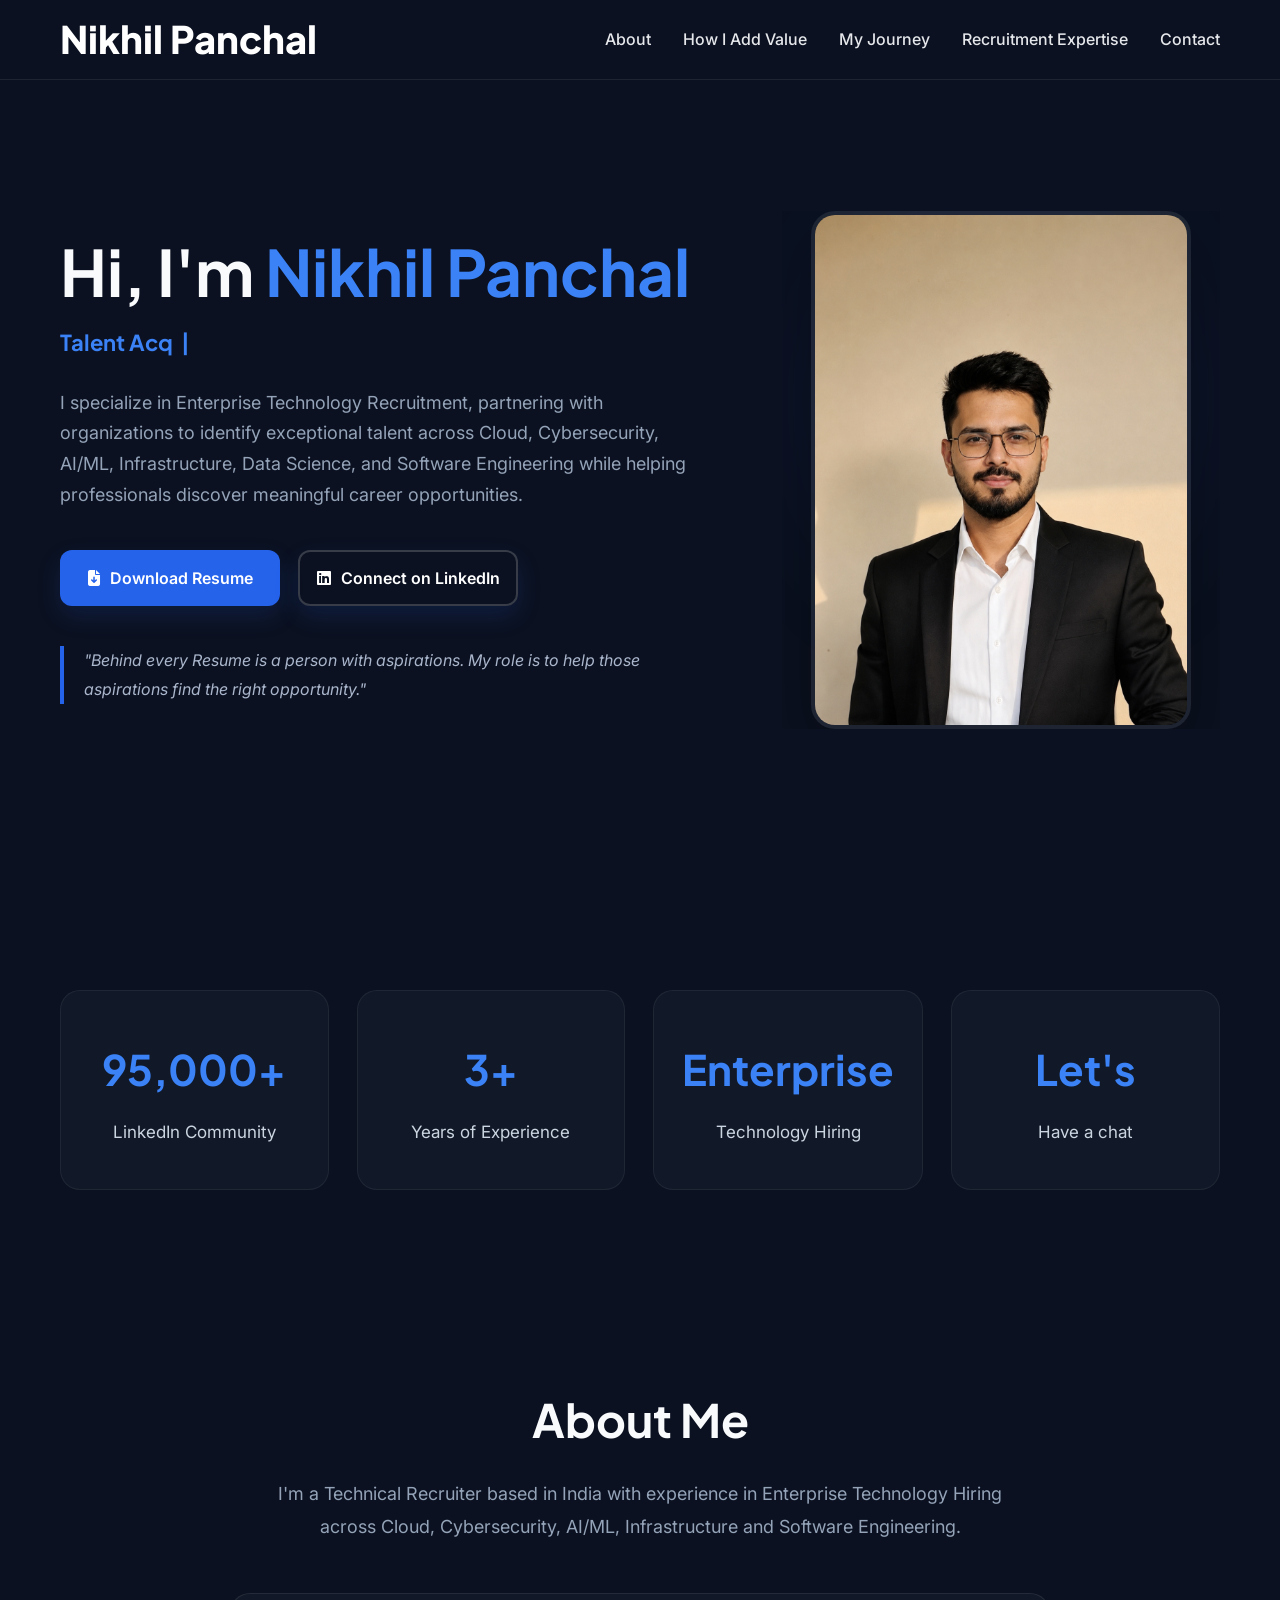
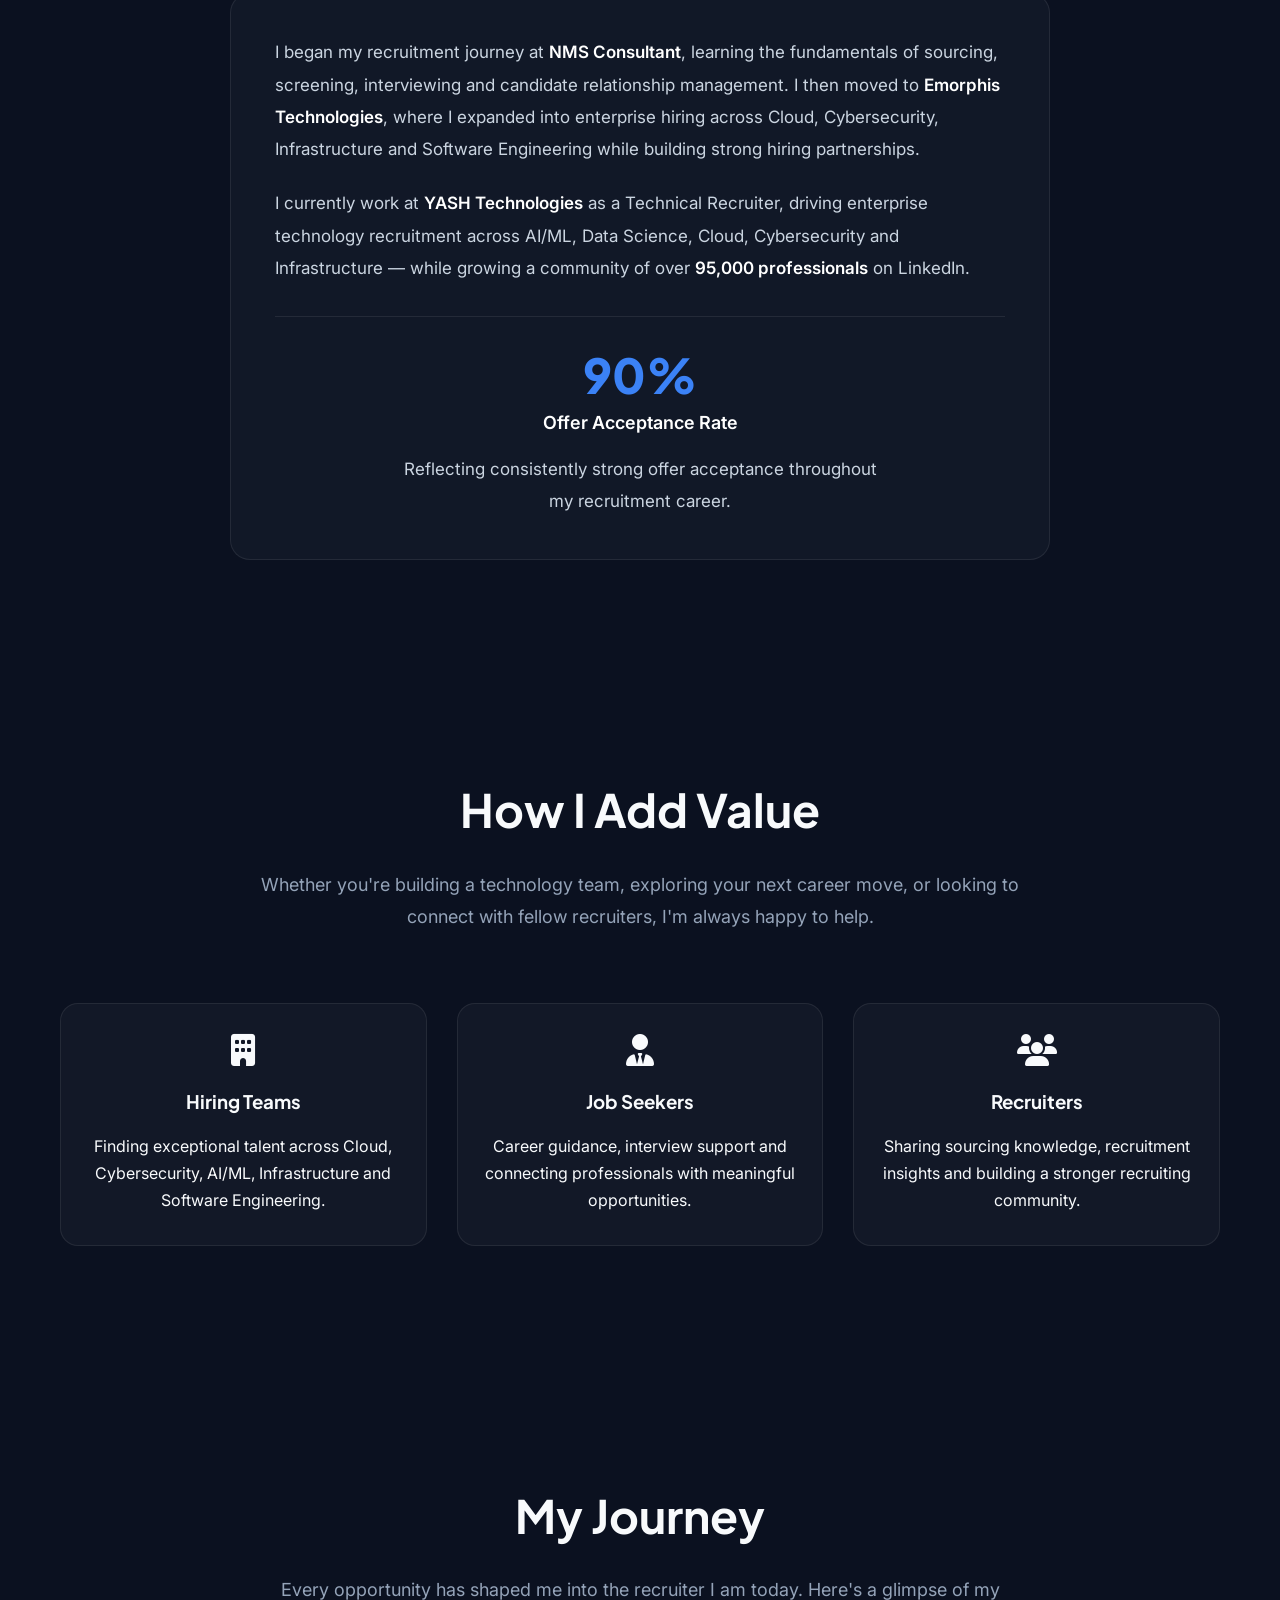
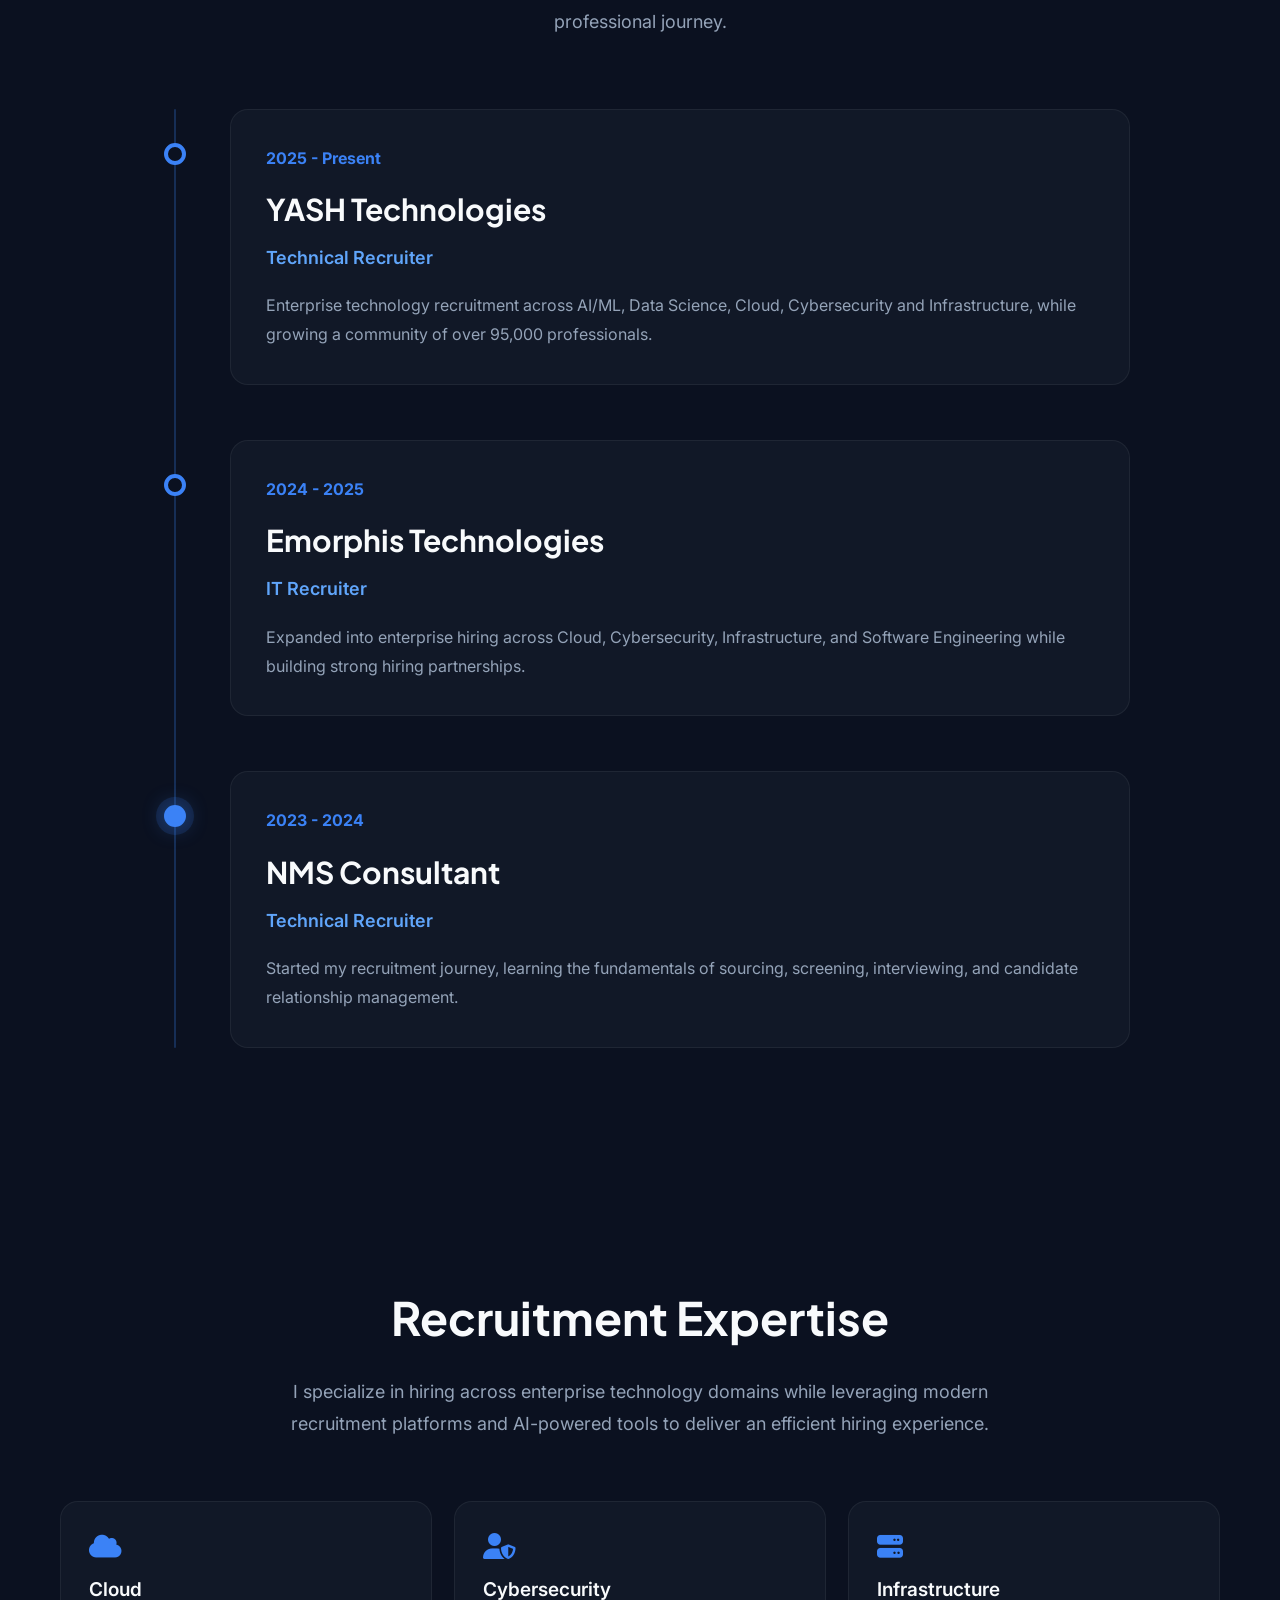
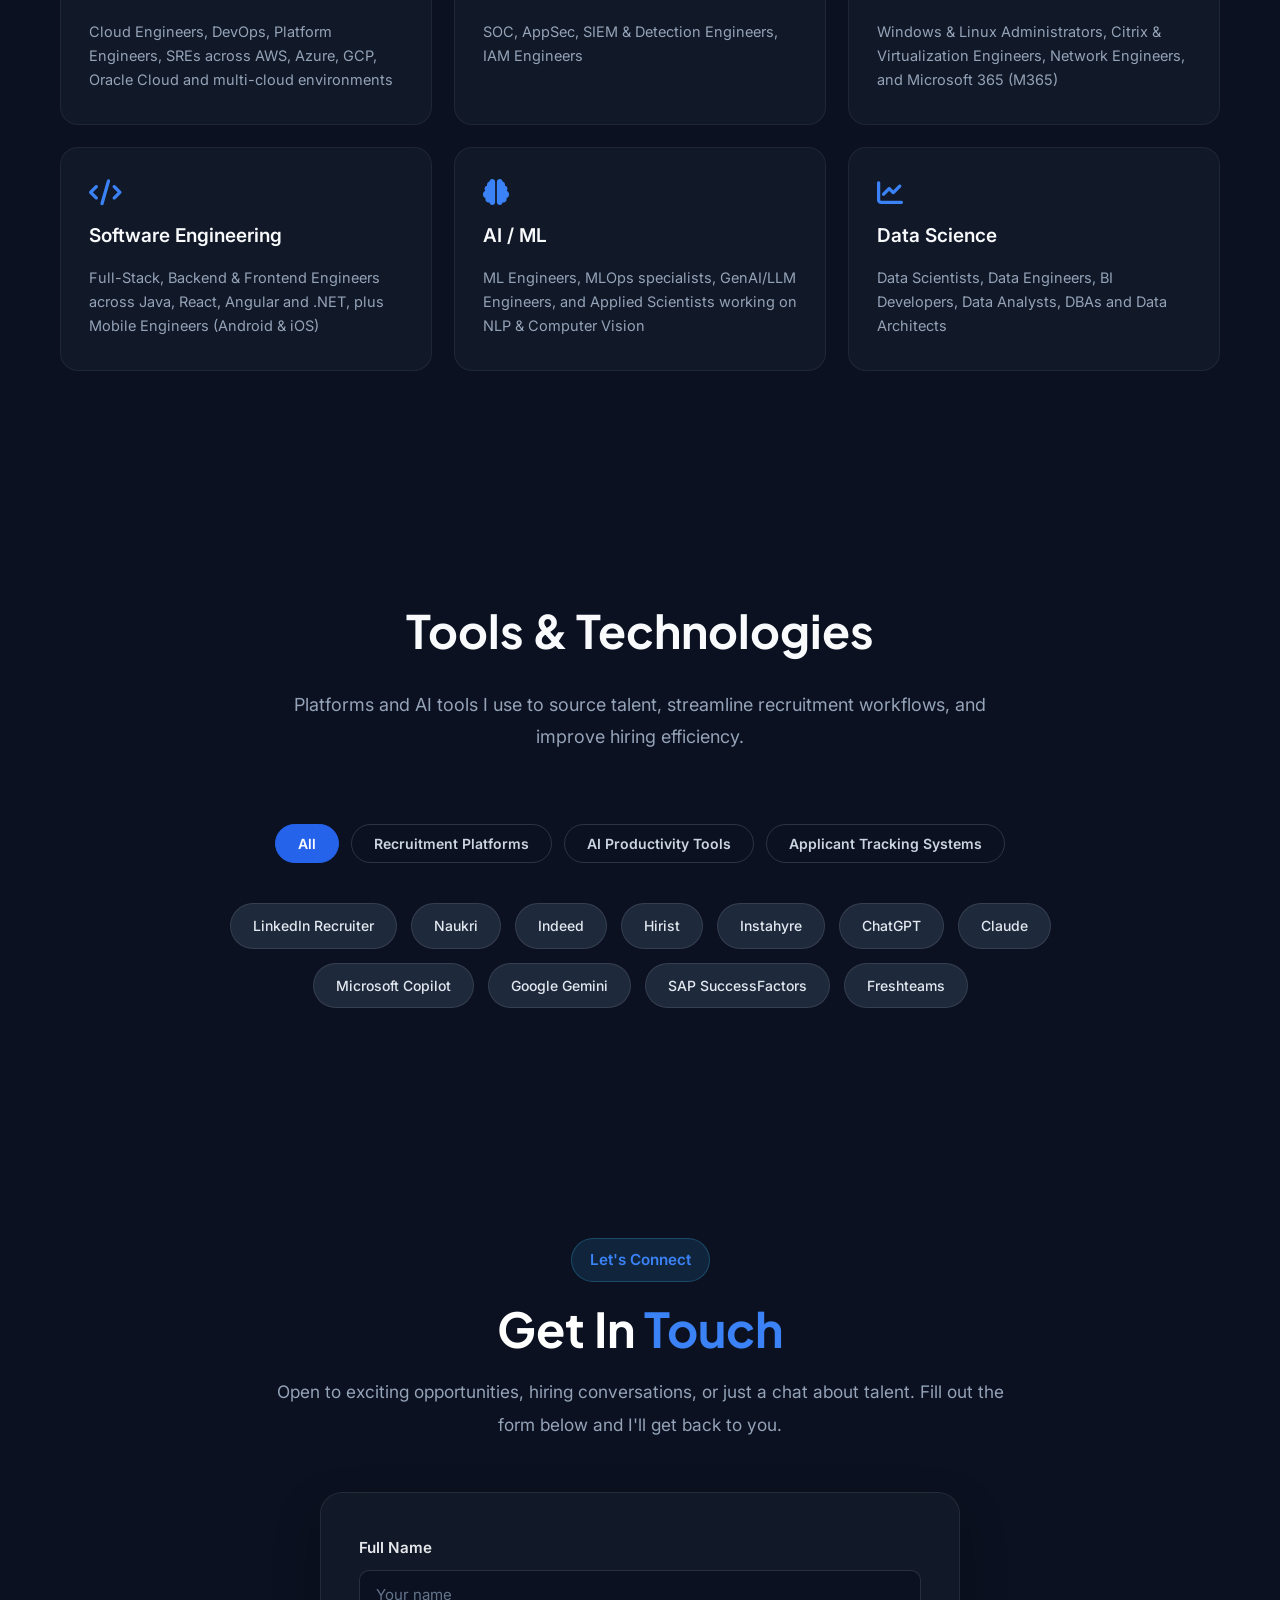
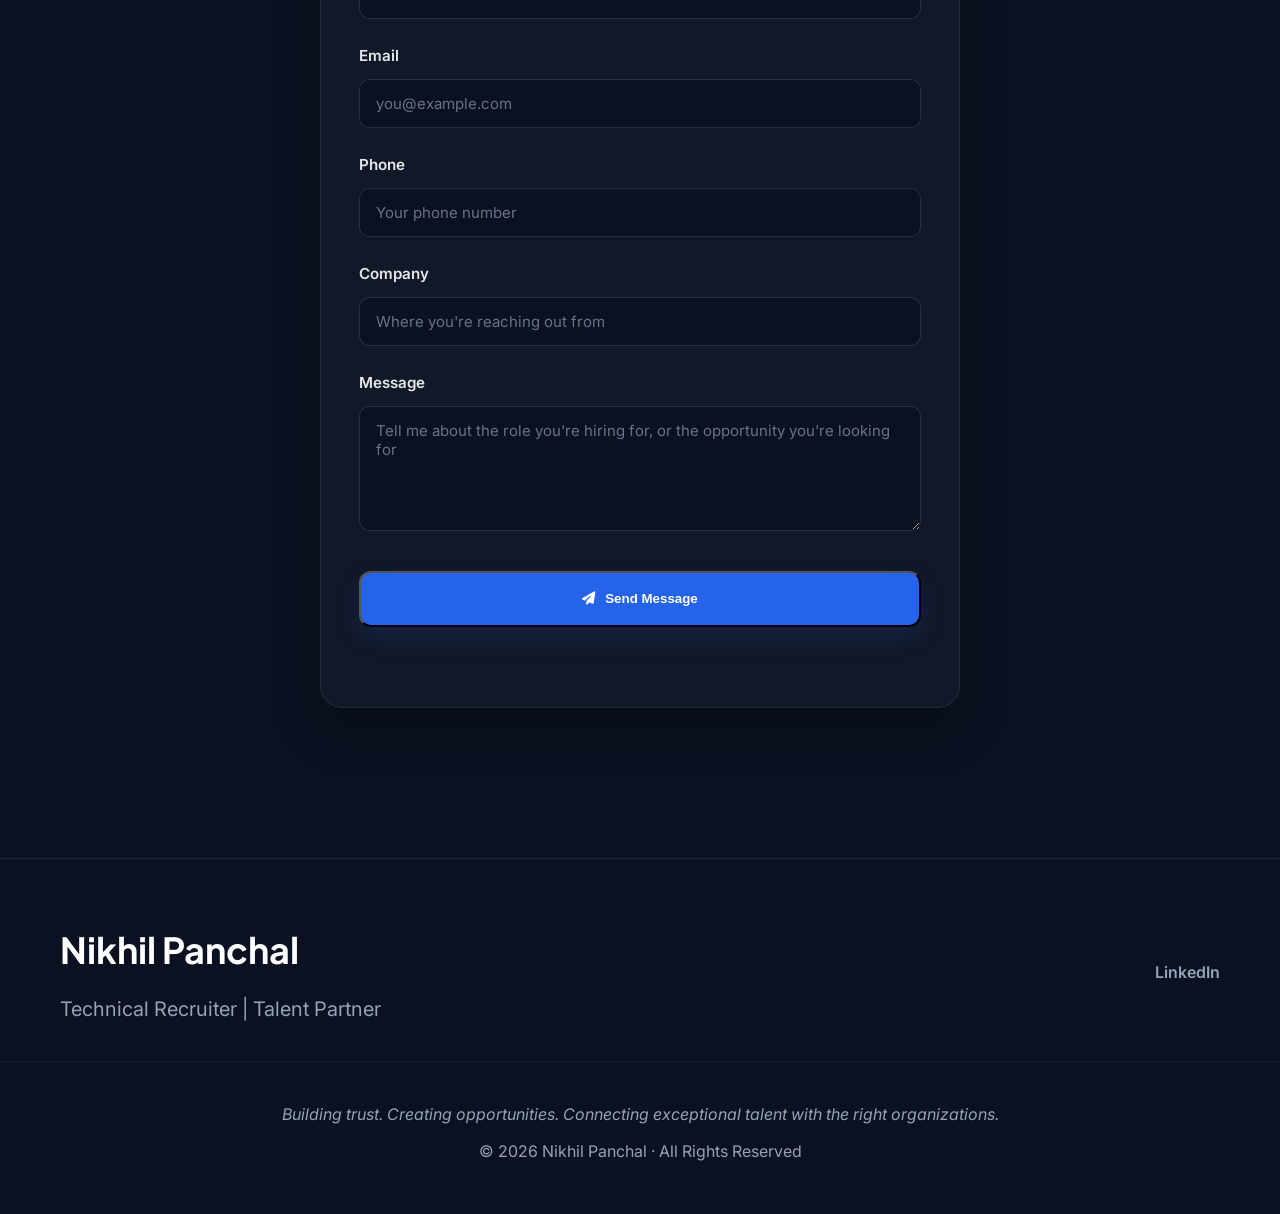
<file: index.html>
<!DOCTYPE html>
<html lang="en">

<head>

    <!-- ==========================================
         BASIC META
    =========================================== -->

    <meta charset="UTF-8">

    <meta name="viewport" content="width=device-width, initial-scale=1.0">

    <title>Nikhil Panchal | Technical Recruiter | Talent Partner</title>

    <meta name="description"
        content="Technical Recruiter with experience in Enterprise Technology Hiring across Cloud, Cybersecurity, AI/ML, Data Science, Infrastructure and Software Engineering. Explore my experience, skills and recruitment expertise.">

    <meta name="keywords"
        content="Technical Recruiter, Talent Acquisition, IT Recruiter, Enterprise Hiring, Cloud Recruitment, Cybersecurity Recruitment, AI Recruitment, Data Science Recruitment, Recruitment Portfolio, Nikhil Panchal">

    <meta name="author"
        content="Nikhil Panchal">

    <meta name="robots"
        content="index, follow">

    <meta name="theme-color"
        content="#0F172A">

    <!-- ==========================================
         GOOGLE ANALYTICS (GA4)
    =========================================== -->

    <script async src="https://www.googletagmanager.com/gtag/js?id=G-0SMXCDFG9R"></script>
    <script>
        window.dataLayer = window.dataLayer || [];
        function gtag(){dataLayer.push(arguments);}
        gtag('js', new Date());
        gtag('config', 'G-0SMXCDFG9R');
    </script>

    <!-- ==========================================
         CANONICAL
    =========================================== -->

    <link rel="canonical" href="https://nikhillpanchal.github.io/Nikhil-Panchal---Portfolio/">

    <!-- ==========================================
         FAVICON
    =========================================== -->

    <link rel="icon"
        type="image/png"
        href="assets/icons/favicon.ico">

    <link rel="apple-touch-icon"
        href="assets/icons/favicon.ico">

    <!-- ==========================================
         OPEN GRAPH (LinkedIn / Facebook / WhatsApp)
    =========================================== -->

    <meta property="og:title"
        content="Nikhil Panchal | Technical Recruiter">

    <meta property="og:description"
        content="Technical Recruiter specializing in Enterprise Technology Hiring, Cloud, Cybersecurity, AI/ML, Infrastructure and Software Engineering.">

    <meta property="og:type"
        content="website">

    <meta property="og:url"
      content="https://nikhillpanchal.github.io/Nikhil-Panchal---Portfolio/">

    <meta property="og:image"
      content="https://nikhillpanchal.github.io/Nikhil-Panchal---Portfolio/assets/images/og-image.jpg">

    <meta property="og:site_name"
        content="Nikhil Panchal Portfolio">

    <meta property="og:locale"
        content="en_IN">


    <!-- ==========================================
         MICROSOFT
    =========================================== -->

    <meta name="msapplication-TileColor"
        content="#0F172A">

    <!-- ==========================================
         GOOGLE FONTS
    =========================================== -->

    <link rel="preconnect"
        href="https://fonts.googleapis.com">

    <link rel="preconnect"
        href="https://fonts.gstatic.com"
        crossorigin>

    <link
        href="https://fonts.googleapis.com/css2?family=Inter:wght@300;400;500;600;700&family=Plus+Jakarta+Sans:wght@600;700;800&display=swap"
        rel="stylesheet">

    <!-- ==========================================
         FONT AWESOME
    =========================================== -->

    <link rel="stylesheet"
        href="https://cdnjs.cloudflare.com/ajax/libs/font-awesome/6.7.2/css/all.min.css">

    <!-- ==========================================
         MAIN CSS
    =========================================== -->

    <link rel="stylesheet"
        href="style.css">

    <!-- ==========================================
         STRUCTURED DATA (SEO)
    =========================================== -->

    <script type="application/ld+json">
{
  "@context": "https://schema.org",
  "@type": "Person",
  "name": "Nikhil Panchal",
  "jobTitle": "Technical Recruiter",
  "url": "https://nikhillpanchal.github.io/Nikhil-Panchal---Portfolio/",
  "image": "https://nikhillpanchal.github.io/Nikhil-Panchal---Portfolio/assets/images/og-image.jpg",
  "sameAs": [
    "https://www.linkedin.com/in/nikhilpanchal07/"
  ]
}
</script>

</head>

<body>

    <div id="loader">
    <div class="spinner"></div>
</div>


<div id="scrollProgress"></div>

    <!-- ================= NAVBAR ================= -->

    <header class="navbar">
    <div class="container">

        <h2 class="logo">Nikhil Panchal</h2>

        <button class="menu-toggle" id="menuToggle" aria-label="Open Menu">
        &#9776;
       </button>

        <nav id="navbar">
            <ul>
                <li><a href="#about" class="nav-link">About</a></li>
                <li><a href="#help" class="nav-link">How I Add Value</a></li>
                <li><a href="#journey" class="nav-link">My Journey</a></li>
                <li><a href="#expertise" class="nav-link">Recruitment Expertise</a></li>
                <li><a href="#contact" class="nav-link">Contact</a></li>
            </ul>
        </nav>

    </div>
</header>

    <!-- ================= HERO ================= -->

    <section id="hero" class="hero fade-section">

        <div class="container hero-content">

            <div class="hero-text">

                <h1>

                    Hi, I'm <span>Nikhil Panchal</span>

                </h1>

              <h2 class="hero-role">
              <span id="typing-text"></span>
              <span class="typing-cursor">|</span>
              </h2>

               <p>
                I specialize in Enterprise Technology Recruitment, partnering with organizations to identify exceptional talent across Cloud, Cybersecurity, AI/ML, Infrastructure, Data Science, and Software Engineering while helping professionals discover meaningful career opportunities.
               </p>

                <div class="hero-buttons">

   <a id="resume-download"
   href="assets/documents/Nikhil_Panchal.pdf"
   download="Nikhil_Panchal.pdf"
   class="btn btn-primary">
    <i class="fas fa-file-arrow-down"></i>
    Download Resume
</a>

    <a href="https://www.linkedin.com/in/nikhilpanchal07/"
       target="_blank"
       class="btn btn-secondary">
        <i class="fab fa-linkedin"></i>
        Connect on LinkedIn
    </a>

</div>
<div class="hero-quote">

    <p>
        "Behind every Resume is a person with aspirations. My role is to help those aspirations find the right opportunity."
    </p>

</div>

</div>

<div class="hero-image">

    <img src="assets/images/profile.jpeg" alt="Nikhil Panchal">

</div>

</div>

</section>

    

    <!-- ================= STATS ================= -->

    <section id="stats" class="fade-section">

        <div class="container stats-grid">

            <div class="card">

                <h3 class="counter" data-target="95000">0</h3>
                <p>LinkedIn Community</p>

            </div>

            <div class="card">

                <h3 class="counter" data-target="3">0</h3>
                <p>Years of Experience</p>

            </div>

            <div class="card">

                <h3>Enterprise</h3>

                <p>Technology Hiring</p>

            </div>

            <div class="card">

                <h3>Let's</h3>

                <p>Have a chat</p>

            </div>

        </div>

    </section>

<!-- ==========================
     ABOUT ME
========================== -->

<section id="about" class="fade-section">

    <div class="container about-content">

        <h2>About Me</h2>

        <p class="section-intro">

            I'm a Technical Recruiter based in India with experience in Enterprise
            Technology Hiring across Cloud, Cybersecurity, AI/ML, Infrastructure
            and Software Engineering.

        </p>

        <div class="about-text">

            <p>
                I began my recruitment journey at <strong>NMS Consultant</strong>,
                learning the fundamentals of sourcing, screening, interviewing
                and candidate relationship management. I then moved to
                <strong>Emorphis Technologies</strong>, where I expanded into
                enterprise hiring across Cloud, Cybersecurity, Infrastructure
                and Software Engineering while building strong hiring
                partnerships.
            </p>

            <p>
                I currently work at <strong>YASH Technologies</strong> as a
                Technical Recruiter, driving enterprise technology recruitment
                across AI/ML, Data Science, Cloud, Cybersecurity and
                Infrastructure — while growing a community of over
                <strong>95,000 professionals</strong> on LinkedIn.
            </p>

            <div class="about-stat-inline">

                <div class="about-stat-number">
                    <span class="counter" data-target="90" data-suffix="%">0</span>
                </div>

                <div class="about-stat-label">Offer Acceptance Rate</div>

                <p class="about-stat-detail">
                    Reflecting consistently strong offer acceptance
                    throughout my recruitment career.
                </p>

            </div>

        </div>

    </div>

</section>

<!-- ==========================
     HOW I ADD VALUE
========================== -->

<section id="help" class="fade-section">

    <div class="container">

        <h2>How I Add Value</h2>

        <p class="section-intro">
            Whether you're building a technology team, exploring your next career move,
            or looking to connect with fellow recruiters, I'm always happy to help.
        </p>

        <div class="help-grid">

            <div class="help-item">
                <i class="fas fa-building"></i>
                <h3>Hiring Teams</h3>
                <p>
                    Finding exceptional talent across Cloud, Cybersecurity,
                    AI/ML, Infrastructure and Software Engineering.
                </p>
            </div>

            <div class="help-item">
                <i class="fas fa-user-tie"></i>
                <h3>Job Seekers</h3>
                <p>
                    Career guidance, interview support and connecting
                    professionals with meaningful opportunities.
                </p>
            </div>

            <div class="help-item">
                <i class="fas fa-users"></i>
                <h3>Recruiters</h3>
                <p>
                    Sharing sourcing knowledge, recruitment insights and
                    building a stronger recruiting community.
                </p>
            </div>

        </div>

    </div>

</section>



    <!-- ================= ABOUT ================= -->



    <!-- ==========================
     MY JOURNEY
========================== -->

<section id="journey" class="fade-section">

    <div class="container">

        <h2>My Journey</h2>

        <p class="section-intro">
        Every opportunity has shaped me into the recruiter I am today. 
        Here's a glimpse of my professional journey.

        </p>

        <div class="timeline">

            <div class="timeline-item">
                <div class="timeline-dot"></div>

                <div class="timeline-content">

                    <span class="timeline-year">2025 - Present</span>

                    <h3>YASH Technologies</h3>

                    <h4>Technical Recruiter</h4>

                    <p> Enterprise technology recruitment across AI/ML, Data Science, Cloud, Cybersecurity and Infrastructure, while growing a community of over 95,000 professionals.

                    </p>

                </div>
            </div>

            <div class="timeline-item">
                <div class="timeline-dot"></div>

                <div class="timeline-content">

                    <span class="timeline-year">2024 - 2025</span>

                    <h3>Emorphis Technologies</h3>

                    <h4>IT Recruiter</h4>

                    <p>
                        Expanded into enterprise hiring across Cloud, Cybersecurity,
                        Infrastructure, and Software Engineering while building
                        strong hiring partnerships.
                    </p>

                </div>
            </div>

            <div class="timeline-item">
                <div class="timeline-dot active"></div>

                <div class="timeline-content">

                    <span class="timeline-year">2023 - 2024</span>

                    <h3>NMS Consultant</h3>

                    <h4>Technical Recruiter</h4>

                    <p> Started my recruitment journey, learning the fundamentals of sourcing, screening, interviewing, and candidate relationship management.
                       
                    </p>

                </div>
            </div>

        </div>

    </div>

</section>

<!-- ================= EXPERTISE ================= -->

<section id="expertise" class="fade-section">

    <div class="container">

        <h2>Recruitment Expertise</h2>

        <p class="section-intro">
            I specialize in hiring across enterprise technology domains while leveraging modern recruitment platforms and AI-powered tools to deliver an efficient hiring experience.
        </p>

        <div class="skills-grid">

            <div class="skill">
                <i class="fas fa-cloud"></i>
                <span>Cloud</span>
                <p class="skill-desc">Cloud Engineers, DevOps, Platform Engineers, SREs across AWS, Azure, GCP, Oracle Cloud and multi-cloud environments</p>
            </div>

            <div class="skill">
                <i class="fas fa-user-shield"></i>
                <span>Cybersecurity</span>
                <p class="skill-desc">SOC, AppSec, SIEM & Detection Engineers, IAM Engineers</p>
            </div>

            <div class="skill">
                <i class="fas fa-server"></i>
                <span>Infrastructure</span>
                <p class="skill-desc">Windows & Linux Administrators, Citrix & Virtualization Engineers, Network Engineers, and Microsoft 365 (M365)</p>
            </div>

            <div class="skill">
                <i class="fas fa-code"></i>
                <span>Software Engineering</span>
                <p class="skill-desc">Full-Stack, Backend & Frontend Engineers across Java, React, Angular and .NET, plus Mobile Engineers (Android & iOS)</p>
            </div>

            <div class="skill">
                <i class="fas fa-brain"></i>
                <span>AI / ML</span>
                <p class="skill-desc">ML Engineers, MLOps specialists, GenAI/LLM Engineers, and Applied Scientists working on NLP & Computer Vision</p>
            </div>

            <div class="skill">
                <i class="fas fa-chart-line"></i>
                <span>Data Science</span>
                <p class="skill-desc">Data Scientists, Data Engineers, BI Developers, Data Analysts, DBAs and Data Architects</p>
            </div>

        </div>

    </div>

</section>

    <!-- ================= TOOLS & TECHNOLOGIES ================= -->

<section id="tools" class="fade-section">

    <div class="container">

        <h2>Tools & Technologies</h2>

        <p class="section-intro">
            Platforms and AI tools I use to source talent, streamline recruitment workflows,
            and improve hiring efficiency.
        </p>

        <div class="tool-filter-tabs">

            <button class="tool-filter-btn active" data-filter="all">All</button>
            <button class="tool-filter-btn" data-filter="platforms">Recruitment Platforms</button>
            <button class="tool-filter-btn" data-filter="ai">AI Productivity Tools</button>
            <button class="tool-filter-btn" data-filter="ats">Applicant Tracking Systems</button>

        </div>

        <div class="tool-pills" id="toolTagsContainer">

    <span class="tool-pill" data-category="platforms">LinkedIn Recruiter</span>

    <span class="tool-pill" data-category="platforms">Naukri</span>

    <span class="tool-pill" data-category="platforms">Indeed</span>

    <span class="tool-pill" data-category="platforms">Hirist</span>

    <span class="tool-pill" data-category="platforms">Instahyre</span>

    <span class="tool-pill" data-category="ai">ChatGPT</span>

    <span class="tool-pill" data-category="ai">Claude</span>

    <span class="tool-pill" data-category="ai">Microsoft Copilot</span>

    <span class="tool-pill" data-category="ai">Google Gemini</span>

    <span class="tool-pill" data-category="ats">SAP SuccessFactors</span>

    <span class="tool-pill" data-category="ats">Freshteams</span>

</div>

    </div>

</section>

    <!-- ================= CONTACT ================= -->

<section id="contact" class="contact-section fade-section">

    <div class="container">

        <span class="section-tag">Let's Connect</span>

        <h2>
            Get In
            <span>Touch</span>
        </h2>

        <p class="contact-intro">
            Open to exciting opportunities, hiring conversations, or just a chat about talent. Fill out the form below and I'll get back to you.
        </p>

        <form
            id="contactForm"
            class="custom-contact-form"
            action="https://docs.google.com/forms/d/e/1FAIpQLSeroqv0irZRMsLKkV4-oEa4kf9_RuCof6U4pnQInF2VQFmlAQ/formResponse"
            method="POST"
            target="hidden_iframe">

            <div class="form-group">
                <label for="fullName">Full Name</label>
                <input type="text" id="fullName" name="entry.1803866013" placeholder="Your name" required>
            </div>

            <div class="form-group">
                <label for="emailAddress">Email</label>
                <input type="email" id="emailAddress" name="entry.1175780468" placeholder="you@example.com" required>
            </div>

            <div class="form-group">
                <label for="phoneNumber">Phone</label>
                <input type="tel" id="phoneNumber" name="entry.1366505566" placeholder="Your phone number" required>
            </div>

            <div class="form-group">
                <label for="companyName">Company</label>
                <input type="text" id="companyName" name="entry.589895307" placeholder="Where you're reaching out from" required>
            </div>

            <div class="form-group">
                <label for="messageBox">Message</label>
                <textarea id="messageBox" name="entry.405107477" rows="5" placeholder="Tell me about the role you're hiring for, or the opportunity you're looking for" required></textarea>
            </div>

            <button type="submit" class="btn btn-primary form-submit-btn">
                <i class="fas fa-paper-plane"></i>
                Send Message
            </button>

            <p id="formStatus" class="form-status"></p>

        </form>

        <iframe name="hidden_iframe" id="hidden_iframe" style="display:none;"></iframe>

    </div>

</section>
    <!-- ================= FOOTER ================= -->

    <footer>

    <div class="footer-content">

        <div class="footer-left">
            <h3>Nikhil Panchal</h3>
            <p>Technical Recruiter | Talent Partner</p>
        </div>

        <div class="footer-links">
            <a href="https://linkedin.com/in/nikhilpanchal07" target="_blank">
                LinkedIn
            </a>
        </div>

    </div>

    <div class="footer-bottom">
        <p><em>Building trust. Creating opportunities. Connecting exceptional talent with the right organizations.</em></p>
        <p>© 2026 Nikhil Panchal · All Rights Reserved</p>
    </div>

</footer>

<!-- Back To Top -->
<button id="backToTop" title="Back to Top">
    <i class="fas fa-arrow-up"></i>
</button>

<script src="js/portfolio.js"></script>

</body>
</html>
</file>
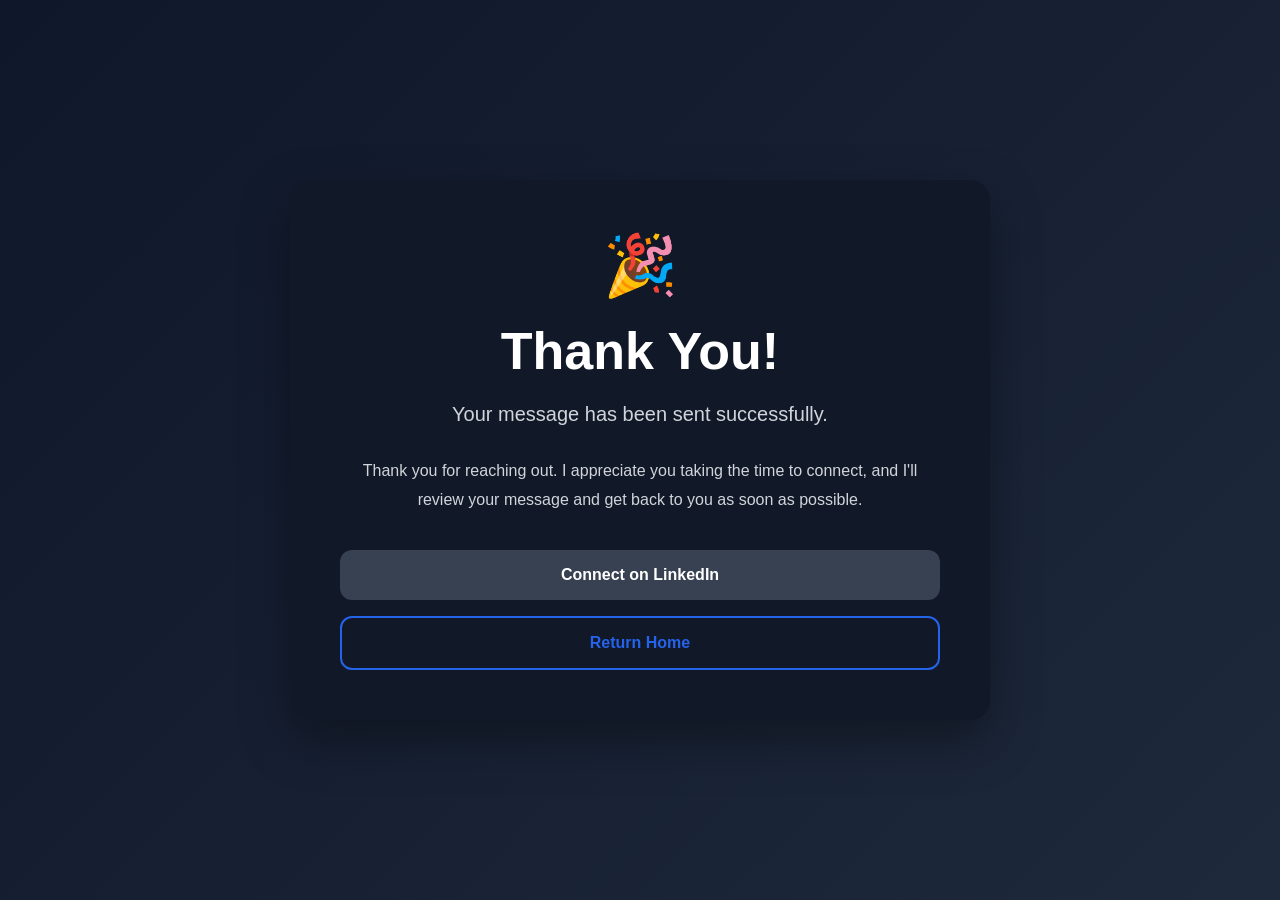
<file: thankyou.html>
<!DOCTYPE html>
<html lang="en">

<head>
    <meta charset="UTF-8">
    <meta name="viewport" content="width=device-width, initial-scale=1.0">

    <title>Thank You | Nikhil Panchal</title>

    <!-- ==========================================
         GOOGLE ANALYTICS (GA4)
    =========================================== -->

    <script async src="https://www.googletagmanager.com/gtag/js?id=G-0SMXCDFG9R"></script>
    <script>
        window.dataLayer = window.dataLayer || [];
        function gtag(){dataLayer.push(arguments);}
        gtag('js', new Date());
        gtag('config', 'G-0SMXCDFG9R');
    </script>

    <link rel="icon" href="assets/icons/favicon.ico">
    <link rel="stylesheet" href="thankyou.css">
</head>

<body>

    <div class="landing-container">

        <div class="card thank-you-card">

            <div class="success-icon">🎉</div>

            <h1>Thank You!</h1>

            <p class="subtitle">
                Your message has been sent successfully.
            </p>

            <p id="thankyou-message">
                Thank you for reaching out. I appreciate you taking the time to
                connect, and I'll review your message and get back to you as
                soon as possible.
            </p>

            <div class="thankyou-buttons">

                <a href="https://www.linkedin.com/in/nikhilpanchal07/" target="_blank" class="btn btn-secondary">
                    Connect on LinkedIn
                </a>

                <a href="index.html" class="btn btn-outline">
                    Return Home
                </a>

            </div>

        </div>

    </div>

</body>

</html>
</file>
<file: style.css>
/* ==========================================
   GOOGLE FONTS
========================================== */
@import url('https://fonts.googleapis.com/css2?family=Inter:wght@300;400;500;600;700&family=Plus+Jakarta+Sans:wght@600;700;800&display=swap');

/* ==========================================
   RESET
========================================== */

*{
    margin:0;
    padding:0;
    box-sizing:border-box;
}

html{
    scroll-behavior:smooth;
    overflow-x:hidden;
    width:100%;
}

body{
    font-family:'Inter',sans-serif;
    background:#0B1120;
    color:#F8FAFC;
    line-height:1.7;

    width:100%;
    max-width:100%;
    overflow-x:hidden;
    position:relative;
}

/* ==========================================
   GLOBAL CONTAINER
========================================== */

.container{

    width:100%;
    max-width:1200px;

    margin:auto;

    padding:0 20px;

}

section{
    padding:80px 0;
    overflow:hidden;
}

.section-header{

    max-width:800px;

    margin:0 auto 60px;

    text-align:center;

}

h1,h2,h3{
    font-family:'Plus Jakarta Sans',sans-serif;
}

p{
    color:#94A3B8;
}

/* ==========================================
   NAVBAR
========================================== */

.navbar{

    position:fixed;

    top:0;
    left:0;

    width:100%;

    height:80px;

    background:#0B1120;

    border-bottom:1px solid rgba(255,255,255,.08);

    z-index:1000;

}

body{
    padding-top:80px;
}

.navbar .container{

    display:flex;

    justify-content:space-between;

    align-items:center;

    height:100%;

}

.logo{

    font-size:38px;

    font-weight:800;

    color:white;

    cursor:pointer;

    transition:
        color .3s ease,
        transform .3s ease,
        text-shadow .3s ease;

}

.logo:hover{

    color:#3B82F6;

    transform:scale(1);

    text-shadow:0 0 20px rgba(56,189,248,.35);

}

nav ul{

    display:flex;

    gap:32px;

    list-style:none;

}

nav a{

    color:#E5E7EB;

    text-decoration:none;

    transition:.3s;

    font-weight:500;

}

/* Hamburger Button */

.menu-toggle{
    display:none;
    background:transparent;
    border:none;
    color:#fff;
    font-size:32px;
    font-weight:700;
    line-height:1;
    cursor:pointer;
    padding:8px;
    width:48px;
    height:48px;
    align-items:center;
    justify-content:center;
}
/* ===============================
   Navigation Underline Animation
=============================== */

.nav-link{
    position:relative;
}

.nav-link::after{

    content:"";

    position:absolute;

    left:0;
    bottom:-8px;

    width:0%;

    height:2px;

    background:#3B82F6;

    transition:width .35s ease;

}

.nav-link:hover::after{
    width:100%;
}

.nav-link.active::after{
    width:100%;
}


nav a:hover{

    color:#3B82F6;

}

/* ==========================
   MENU TOGGLE
========================== */

.menu-toggle{
    display:none;
    background:none;
    border:none;
    color:#fff;
    font-size:28px;
    cursor:pointer;
}


/* ==========================================
   HERO
========================================== */

.hero{
    min-height:calc(100dvh - 80px);

    display:flex;

    align-items:center;

    padding:40px 0 80px;
}

.hero-content{

    display:grid;

    grid-template-columns:1.3fr .9fr;

    gap:90px;

    align-items:center;

}

.tag{

    display:inline-block;

    padding:8px 18px;

    border-radius:999px;

    background:#1E3A8A;

    color:white;

    font-size:13px;

    letter-spacing:1px;

    margin-bottom:24px;

}

.hero-text{
    position:relative;
}

.hero-text h1{

    font-size:64px;

    line-height:1.1;

    margin-bottom:18px;

}

.hero-text span{

    color:#3B82F6;

}

.hero-role{

    font-size:22px;

    color:#ffffff;

    margin-bottom:28px;

    line-height:1.6;

    min-height:34px;

}

#typing-text{

    color:#3B82F6;

    font-weight:700;

}

.typing-cursor{

    display:inline-block;

    margin-left:4px;

    color:#3B82F6;

    font-weight:700;

    animation:blinkCursor 1s infinite;

}

@keyframes blinkCursor{

    0%,50%{
        opacity:1;
    }

    51%,100%{
        opacity:0;
    }

}

.hero-text p{

    max-width:650px;

    font-size:18px;

}

.hero-buttons{

    display:flex;

    gap:18px;

    margin:40px 0;

    flex-wrap:wrap;

}

.btn{

    display:inline-flex;

    align-items:center;

    justify-content:center;

    gap:10px;

    min-width:220px;

    height:56px;

    border-radius:12px;

    text-decoration:none;

    font-weight:600;

    transition:.3s;

}

.btn{

    box-shadow:0 10px 25px rgba(37,99,235,.15);

}

.btn-primary{

    background:#2563EB;

    color:white;

}

.btn-primary:hover{

    transform:translateY(-4px);

}

.btn-secondary{

    border:2px solid rgba(255,255,255,.18);

    color:white;

}

.btn-secondary:hover{

    background:white;

    color:#0B1120;

}

.hero-image{

    display:flex;

    justify-content:center;

    position:relative;

    overflow:hidden;

    transition:transform .35s ease;

}

.hero-image img{

    width:380px;

    max-width:100%;

    border-radius:24px;

    border:4px solid rgba(255,255,255,.08);

    box-shadow:0 25px 60px rgba(0,0,0,.35);

    transition:transform .35s ease, box-shadow .35s ease;

}

.hero-image img:hover{

    transform:scale(1.02);

    box-shadow:0 35px 70px rgba(0,0,0,.45);

}

.hero-image:hover{

    transform:translateY(-6px);

}

.hero-image::before{

    content:"";

    position:absolute;

    width:380px;

    height:380px;

    background:radial-gradient(
        circle,
        rgba(37,99,235,.35),
        transparent 70%
    );

    filter:blur(80px);

    z-index:-1;

}

.hero-quote{

    margin-top:30px;

    padding-left:20px;

    border-left:4px solid #2563EB;

    max-width:600px;

}

.hero-quote p{
    margin:0;
    font-size:16px;
    font-style:italic;
    color:#AAB6CC;
    line-height:1.8;
}

/* ==========================================
   STATS
========================================== */

#stats{
    padding:90px 0;
}

.stats-grid{
    display:grid;
    grid-template-columns:repeat(4,1fr);
    gap:28px;
}

@media (max-width:992px){

    .stats-grid{
        grid-template-columns:repeat(2,1fr);
    }

}

@media (max-width:576px){

    .stats-grid{
        grid-template-columns:1fr;
    }

}

.card{

    background:#111827;

    border:1px solid rgba(255,255,255,.06);

    border-radius:20px;

    padding:42px 28px;

    text-align:center;

    transition:all .35s ease;

}

.card:hover{

    transform: translateY(-10px);

    border-color:#3B82F6;

    box-shadow:
        0 20px 45px rgba(37,99,235,.22),
        0 0 20px rgba(56,189,248,.12);

}

.card h3{

    color:#3B82F6;

    font-size:42px;

    margin-bottom:14px;

    font-weight:700;

}

.card p{

    color:#CBD5E1;

    font-size:17px;

}

.counter{

    display:inline-block;

    min-width:90px;

}



/* ==========================
   RESPONSIVE NAVBAR
========================== */

@media (max-width:768px){

    .menu-toggle{
        display:block;
    }

    #navbar{
        display:none;
        position:absolute;
        top:80px;
        left:0;
        width:100%;
        background:#0B1120;
        border-top:1px solid rgba(255,255,255,.08);
        padding:20px 0;
    }

    #navbar.active{
        display:block;
    }

    #navbar ul{
        display:flex;
        flex-direction:column;
        gap:20px;
        align-items:center;
    }

    .logo{
        font-size:2rem;
    }

}

/* ==========================================
   ABOUT ME
========================================== */

#about{
    padding:100px 0;
}

#about h2{
    text-align:center;
    font-size:46px;
    margin-bottom:20px;
}

.about-content .section-intro{
    margin-bottom:50px;
}

.about-text{

    max-width:820px;

    margin:0 auto;

    background:#111827;

    border:1px solid rgba(255,255,255,.08);

    border-radius:20px;

    padding:42px 44px;

}

.about-text p{

    font-size:17px;

    line-height:1.9;

    color:#CBD5E1;

}

.about-text p + p{
    margin-top:22px;
}

.about-text strong{
    color:#fff;
    font-weight:600;
}

.about-stat-inline{

    margin-top:32px;

    padding-top:32px;

    border-top:1px solid rgba(255,255,255,.08);

    text-align:center;

}

.about-stat-number{

    font-family:'Plus Jakarta Sans',sans-serif;

    font-size:48px;

    font-weight:800;

    color:#3B82F6;

    line-height:1.1;

}

.about-stat-label{

    font-size:18px;

    font-weight:600;

    color:#fff;

    margin-top:6px;

}

.about-stat-detail{

    max-width:480px;

    margin:14px auto 0;

    font-size:15px;

    color:#94A3B8;

    line-height:1.7;

}

@media (max-width:600px){

    .about-stat-inline{
        margin-top:26px;
        padding-top:26px;
    }

    .about-stat-number{
        font-size:40px;
    }

}

@media (max-width:600px){

    .about-text{
        padding:30px 24px;
        border-radius:16px;
    }

}

/* ==========================================
   HOW I ADD VALUE
========================================== */

#help{
    padding:110px 0;
}

#help h2{
    text-align:center;
    font-size:46px;
    margin-bottom:20px;
}

.section-intro{
    max-width:760px;
    margin:0 auto 70px;
    text-align:center;
    color:#94A3B8;
    font-size:18px;
    line-height:1.8;
}



.help-grid{
    display:grid;
    grid-template-columns:repeat(3,1fr);
    gap:30px;
    margin-top:60px;
}

.help-item{

    text-align:center;

    padding:30px 25px;

    background:rgba(255,255,255,.03);

    border:1px solid rgba(255,255,255,.08);

    border-radius:18px;

    transition:.3s ease;

}

.help-item:hover{

    transform:translateY(-6px);

    border-color:var(--primary-color);

}

.help-item i{

    font-size:32px;

    color:var(--primary-color);

    margin-bottom:20px;

}

.help-item h3{

    margin-bottom:15px;

}

.help-item p{

    color:var(--text-secondary);

    line-height:1.7;

}

.help-card{

    padding:30px;

    min-height:320px;

    display:flex;

    flex-direction:column;

    align-items:center;

    justify-content:flex-start;

}

.help-card:hover{

transform: translateY(-8px);

border-color:#3B82F6;

box-shadow:
    0 18px 40px rgba(37,99,235,.20),
    0 0 18px rgba(56,189,248,.10);
}

.help-card i{

    width: 78px;

    height:78px;

    border-radius:50%;

    background:#1E3A8A20;

    color:#3B82F6;

    display:flex;

    align-items:center;

    justify-content:center;

    margin:0 auto 24px;

    font-size:30px;

    transition:.35s;

}

.help-card:hover i{

    background:#2563EB;

    color:white;

    transform:rotate(10deg);

}

.help-card h3{

    font-size:2rem;

    margin-bottom:15px;

}


.help-card h3::after{

    content:"";

    display:block;

    width:50px;

    height:3px;

    background:var(--primary-color);

    margin:14px auto 0;

    border-radius:999px;

}

.help-card p{

    max-width:230px;

    margin:auto;

    line-height:1.8;

}

/* ==========================================
   HOW I ADD VALUE - MOBILE
========================================== */

@media (max-width: 768px) {

    .help-grid {
        grid-template-columns: 1fr;
        gap: 20px;
    }

    .help-card {
        width: 100%;
        max-width: 100%;
        min-height: auto;
    }

}

/* ==========================================
   MY JOURNEY
========================================== */

#journey{
    padding:120px 0;
}

#journey h2{
    text-align:center;
    font-size:46px;
    margin-bottom:20px;
}

.timeline{

    position:relative;

    max-width:980px;

    margin:70px auto 0;

}

.timeline::before{

    content:"";

    position:absolute;

    left:24px;
    top:0;

    width:2px;
    height:100%;

    background:#3B82F6;

    opacity:.25;

    border-radius:10px;
}

.timeline-item{

    position:relative;

    padding-left:80px;

    margin-bottom:55px;

}

.timeline-item:last-child{

    margin-bottom:0;

}

.timeline-dot{

    position:absolute;

    left:14px;

    top:34px;

    width:22px;

    height:22px;

    border-radius:50%;

    background:#0B1120;

    border:4px solid #3B82F6;

    z-index:2;

}

.timeline-dot.active{
    background:#3B82F6;
    box-shadow:
        0 0 0 8px rgba(59,130,246,.15),
        0 0 22px rgba(59,130,246,.45);
}

.timeline-content{

    background:#111827;

    border:1px solid rgba(255,255,255,.06);

    border-radius:18px;

    padding:35px;

    transition:.35s ease;

}

.timeline-content:hover{

transform: translateY(-8px);

border-color:#3B82F6;

box-shadow:
    0 18px 40px rgba(37,99,235,.20),
    0 0 18px rgba(56,189,248,.10);

}

.timeline-year{

    display:inline-block;

    color:#3B82F6;

    font-weight:700;

    margin-bottom:12px;

}

.timeline-content h3{

    font-size:30px;

    margin-bottom:8px;

}

.timeline-content h4{
    color:#60A5FA;
    margin-bottom:18px;
    font-weight:600;
    font-size:18px;
}

.timeline-content p{

    line-height:1.8;

}

/* ==========================================
   RECRUITMENT EXPERTISE
========================================== */

#expertise{
    padding:110px 0;
}

#expertise h2{
    text-align:center;
    font-size:46px;
    margin-bottom:20px;
}

#expertise .section-intro{
    max-width:760px;
    margin:0 auto 60px;
}

.skills-grid{

    display:grid;

    grid-template-columns:repeat(3,1fr);

    gap:22px;

}

@media (max-width:992px){

    .skills-grid{
        grid-template-columns:repeat(2,1fr);
    }

}

@media (max-width:576px){

    .skills-grid{
        grid-template-columns:1fr;
    }

}

.skill{

    background:#111827;

    border:1px solid rgba(255,255,255,.06);

    border-radius:18px;

    padding:32px 28px;

    display:flex;

    flex-direction:column;

    align-items:flex-start;

    gap:14px;

    transition:.35s ease;

}

.skill:hover{

transform: translateY(-8px);

border-color:#3B82F6;

box-shadow:
    0 18px 40px rgba(37,99,235,.20),
    0 0 18px rgba(56,189,248,.10);

}

.skill i{

    font-size:26px;

    color:#3B82F6;

}

.skill span{

    font-size:19px;

    font-weight:600;

}

.skill-desc{

    font-size:14.5px;

    line-height:1.65;

    color:#94A3B8;

    margin:0;

}

/* ==========================================
   TOOLS & TECHNOLOGIES
========================================== */

#tools{
    padding:110px 0;
}

#tools h2{
    text-align:center;
    font-size:46px;
    margin-bottom:20px;
}

.tool-filter-tabs{

    display:flex;

    flex-wrap:wrap;

    justify-content:center;

    gap:12px;

    margin-bottom:40px;

}

.tool-filter-btn{

    padding:10px 22px;

    border-radius:999px;

    border:1px solid rgba(255,255,255,.14);

    background:transparent;

    color:#CBD5E1;

    font-family:'Inter',sans-serif;

    font-size:14px;

    font-weight:600;

    cursor:pointer;

    transition:.3s ease;

}

.tool-filter-btn:hover{
    border-color:#3B82F6;
    color:#fff;
}

.tool-filter-btn.active{

    background:#2563EB;

    border-color:#2563EB;

    color:#fff;

}

.tool-pills{

    display:flex;

    flex-wrap:wrap;

    justify-content:center;

    gap:14px;

    max-width:900px;

    margin:0 auto;

}

.tool-pill{

    display:inline-block;

    padding:10px 22px;

    border-radius:999px;

    background:#1E293B;

    border:1px solid rgba(255,255,255,.1);

    color:#E2E8F0;

    font-size:14px;

    font-weight:500;

    transition:.3s ease;

}

.tool-pill:hover{

    border-color:#3B82F6;

    background:#1E3A5F;

    color:#fff;

    transform:translateY(-2px);

}

.tool-pill.hidden{
    display:none;
}

/* ==========================================
   CONTACT
========================================== */

#contact{
    padding:120px 0;
}

.contact-card{

    max-width:900px;

    margin:0 auto;

    text-align:center;

    background:#111827;

    border:1px solid rgba(255,255,255,.06);

    border-radius:24px;

    padding:70px 60px;

    transition:.35s ease;

}

.contact-card:hover{

transform: translateY(-8px);

border-color:#3B82F6;

box-shadow:
    0 18px 40px rgba(37,99,235,.20),
    0 0 18px rgba(56,189,248,.10);

}

.contact-card h2{

    font-size:44px;

    margin-bottom:24px;

}

.contact-card p{

    max-width:700px;

    margin:0 auto;

    color:#94A3B8;

    line-height:1.9;

    font-size:18px;

}

.contact-form{

    max-width:700px;

    margin:50px auto 0;

}

.form-group{

    margin-bottom:20px;

}

.contact-form input,
.contact-form textarea{

    width:100%;

    padding:16px 20px;

    background:#161B22;

    color:#fff;

    border:1px solid rgba(255,255,255,.12);

    border-radius:12px;

    font-size:1rem;

    transition:.3s ease;

    font-family:inherit;

}

.contact-form textarea{

    resize:vertical;

    min-height:160px;

}

.contact-form input:focus,
.contact-form textarea:focus{

    outline:none;

    border-color:#3B82F6;

    box-shadow:0 0 0 4px rgba(59,130,246,.15);

}

/* ==========================================
   DYNAMIC CONTACT CTA
========================================== */

/* Hide Candidate CTA by default */
#candidate-contact{
    display:none;
}

/* Wrapper for both CTAs */
.contact-wrapper{
    max-width:900px;
    margin:0 auto;
}

/* CTA Badge */
.contact-tag{

    display:inline-block;

    padding:8px 18px;

    margin-bottom:18px;

    background:rgba(59,130,246,.12);

    color:#60A5FA;

    border-radius:999px;

    font-size:.9rem;

    font-weight:600;

}

/* Hiring Form */
.contact-form{

    display:flex;

    flex-direction:column;

    gap:18px;

    margin-top:40px;

}

/* Remove old spacing */
.form-group{
    margin-bottom:0;
}

/* Inputs */
.contact-form input,
.contact-form textarea{

    width:100%;

}

/* Button Alignment */
.contact-form button{

    width:220px;

    margin:10px auto 0;

}

/* Candidate CTA */

#candidate-contact{

    text-align:center;

}

#candidate-contact p{

    margin-bottom:35px;

}

/* ================= FOOTER ================= */

footer{
    margin-top:30px;
    border-top:1px solid rgba(255,255,255,.08);
}

.footer-content{
    max-width:1200px;
    margin:auto;
    padding:60px 20px 35px;

    display:flex;
    justify-content:space-between;
    align-items:center;
    flex-wrap:wrap;
    gap:30px;
}

.footer-left h3{
    font-size:36px;
    margin-bottom:12px;
    color:#fff;
}

.footer-left p{
    color:#94A3B8;
    font-size:20px;
}

.footer-links{
    display:flex;
    gap:25px;
}

.footer-links a{
    color:#94A3B8;
    text-decoration:none;
    font-weight:600;
    transition:.3s;
}

.footer-links a{

    position:relative;

}

.footer-links a::after{

    content:"";

    position:absolute;

    left:0;
    bottom:-4px;

    width:0;

    height:2px;

    background:#3B82F6;

    transition:width .3s ease;

}

.footer-links a:hover{

    color:#3B82F6;

}

.footer-links a:hover::after{

    width:100%;

}

.footer-bottom{
    border-top:1px solid rgba(255,255,255,.06);
    text-align:center;
    padding:30px 20px 40px;
}

.footer-bottom p{
    color:#94A3B8;
    line-height:1.8;
    margin:8px 0;
}

.footer-heart{
    display:inline-block;
    animation:heartbeat 1.4s ease-in-out infinite;
}

@keyframes heartbeat{

    0%, 100%{
        transform:scale(1);
    }

    50%{
        transform:scale(1.2);
    }

}

/* ================= FLOATING SCROLL BUTTONS ================= */

#backToTop {
    position: fixed;
    bottom: 30px;
    right: 30px;

    width: 55px;
    height: 55px;

    border: none;
    border-radius: 50%;

    background: #3B82F6;
    color: #fff;

    font-size: 20px;

    display: flex;
    justify-content: center;
    align-items: center;

    cursor: pointer;

    box-shadow: 0 10px 25px rgba(59,130,246,.35);

    opacity: 0;
    visibility: hidden;

    transition: all .3s ease;

    z-index: 9999;
}

#backToTop.show{
    opacity:1;
    visibility:visible;
}

#backToTop:hover{
    background:#2563EB;
    transform:translateY(-4px);
}

/* Active Navigation Link */

.nav-link.active{
    color: #3B82F6;
}

.nav-link.active::after{
    width: 100%;
}

/* ===============================
   Navbar Scroll State
=============================== */

.navbar{
    transition:
        background 0.35s ease,
        box-shadow 0.35s ease,
        padding 0.35s ease;
}

.navbar.scrolled{

    background: rgba(15,23,42,0.92);

    backdrop-filter: blur(14px);

    box-shadow:
        0 10px 30px rgba(0,0,0,.25);
}

/* ===============================
   Scroll Progress Bar
=============================== */

#scrollProgress{
    position: fixed;
    top: 0;
    left: 0;

    width: 0%;
    height: 4px;

    background: linear-gradient(
        90deg,
        #38BDF8,
        #0EA5E9
    );

    z-index: 9999;

    transition: width 0.08s linear;
}

/* ===============================
   Scroll Reveal Animation
=============================== */

.fade-section{
    opacity: 0;
    transform: translateY(50px);
    transition:
        opacity 0.8s ease,
        transform 0.8s ease;
}

.fade-section.show{
    opacity: 1;
    transform: translateY(0);
}

/* ===============================
   Premium Button Hover Effects
=============================== */

.btn{
    position: relative;
    overflow: hidden;
    transition:
        transform .3s ease,
        box-shadow .3s ease;
}

.btn:hover{

    transform: translateY(-4px);

    box-shadow:
        0 15px 35px rgba(56,189,248,.30);
}

.btn:active{
    transform: translateY(-1px);
}

.btn i{
    transition: transform .3s ease;
}

.btn:hover i{
    transform: translateX(4px);
}

.btn::before{

    content:"";

    position:absolute;

    top:0;
    left:-100%;

    width:100%;
    height:100%;

    background:linear-gradient(
        120deg,
        transparent,
        rgba(255,255,255,.25),
        transparent
    );

    transition:left .6s ease;
}

.btn:hover::before{
    left:100%;
}

/* ===============================
   Timeline Premium Hover
=============================== */

.timeline-item:hover .timeline-dot{

    transform: scale(1.3);

    background:#3B82F6;

    box-shadow:
        0 0 0 10px rgba(59,130,246,.18),
        0 0 28px rgba(59,130,246,.45);

    transition: all .35s ease;
}

.timeline-dot{
    transition: all .35s ease;
}

.contact-buttons{

    margin-top:40px;

    display:flex;

    justify-content:center;

    gap:20px;

    flex-wrap:wrap;

}

/* ===========================
   Hero Responsive
=========================== */

@media (max-width:992px){

    .hero-content{

        grid-template-columns:1fr;

        gap:50px;

        text-align:center;

    }

    .hero-image{

        order:-1;

    }

    .hero-image img{
        width:220px;
    }

    .hero-image::before{
        width:220px;
        height:220px;
    }

    .hero-buttons{

        justify-content:center;

    }

}

#loader{
    position:fixed;
    inset:0;
    background:#0F172A;
    display:flex;
    justify-content:center;
    align-items:center;
    z-index:9999;
    transition:opacity .4s ease, visibility .4s ease;
}

#loader.hidden{
    opacity:0;
    visibility:hidden;
}

.spinner{
    width:48px;
    height:48px;
    border:4px solid rgba(255,255,255,.15);
    border-top-color:#3B82F6;
    border-radius:50%;
    animation:spin 1s linear infinite;
}

@keyframes spin{
    to{
        transform:rotate(360deg);
    }
}

a:focus-visible,
button:focus-visible,
input:focus-visible,
textarea:focus-visible{

    outline:3px solid #3B82F6;

    outline-offset:4px;

    border-radius:8px;

}
::selection{

    background:#3B82F6;

    color:#fff;

}

/*

::-webkit-scrollbar{
    width:10px;
}

::-webkit-scrollbar-track{
    background:#111827;
}

::-webkit-scrollbar-thumb{
    background:#3B82F6;
    border-radius:999px;
}

::-webkit-scrollbar-thumb:hover{
    background:#2563EB;
}

*/

/* ==========================================
   GLOBAL MOBILE RESPONSIVE
========================================== */

@media (max-width: 768px) {

    .container{
        padding:0 28px;
    }

    h1{
        font-size:2.4rem;
    }

    h2{
        font-size:2rem !important;
    }

    .section-intro{
        font-size:1rem;
        margin-bottom:40px;
    }

    .hero{
        padding:30px 0 60px;
    }

    .hero-text h2{
        font-size:18px;
    }

    .hero-text p{
        font-size:16px;
    }

    .btn{
        width:100%;
        min-width:unset;
    }

    .footer-content{
        flex-direction:column;
        text-align:center;
    }

.contact-section{

    padding:60px 18px 30px;

}

.contact-intro{

    max-width:100%;

    padding:0;

}

.connect-options{

    grid-template-columns:1fr;

    gap:24px;

}

.connect-card{

    width:100%;

    max-width:none;

    padding:28px 22px;

}

}

/* ==========================================================
   CONTACT SECTION
========================================================== */

.contact-section{
    padding:90px 0 40px;
    text-align:center;
}

.section-tag{
    display:inline-block;
    padding:8px 18px;
    margin-bottom:18px;

    background:rgba(56,189,248,.12);
    border:1px solid rgba(56,189,248,.25);

    border-radius:999px;

    color:#3B82F6;

    font-size:.95rem;
    font-weight:600;
}

.contact-section h2{
    margin:0;
    margin-bottom:18px;

    font-size:3rem;
    font-weight:700;
    line-height:1.2;

    color:#fff;
}

.contact-section h2 span{
    color:#3B82F6;
}

.contact-intro{
    max-width:760px;

    margin:0 auto 50px;

    font-size:1.08rem;

    color:#94A3B8;

    line-height:1.9;
}

.connect-options{

    display:grid;

    grid-template-columns:repeat(2,1fr);

    gap:35px;

    max-width:1050px;

    margin:0 auto;

}

.connect-card{

    background:#111827;

    border:1px solid rgba(255,255,255,.08);

    border-radius:22px;

    padding:34px 30px;

    display:flex;

    flex-direction:column;

    align-items:center;

    text-align:center;

    transition:.35s ease;

}

.connect-card:hover{

    transform:translateY(-8px);

    border-color:#3B82F6;

    box-shadow:0 18px 40px rgba(37,99,235,.18);

}

.connect-icon{

    width:70px;
    height:70px;

    border-radius:50%;

    display:flex;
    justify-content:center;
    align-items:center;

    background:rgba(56,189,248,.10);

    border:1px solid rgba(56,189,248,.25);

    margin-bottom:22px;

    font-size:2rem;

}

.connect-card h3{

    margin:0;

    margin-bottom:18px;

    color:#fff;

    font-size:1.7rem;

}

.connect-card p{

    flex:1;

    margin:0 0 28px;

    color:#CBD5E1;

    line-height:1.8;

}

.connect-btn{

    display:inline-block;

    margin-top:auto;

    padding:14px 36px;

    border-radius:12px;

    background:linear-gradient(135deg,#2563EB,#3B82F6);

    color:#fff;

    font-weight:600;

    text-decoration:none;

    transition:.3s;

}

.connect-btn:hover{

    transform:translateY(-3px);

    box-shadow:0 15px 35px rgba(37,99,235,.35);

}

/* ===============================
   Get In Touch — Custom Form
=============================== */

.custom-contact-form{

    max-width:640px;

    margin:0 auto;

    background:#111827;

    border:1px solid rgba(255,255,255,.08);

    border-radius:22px;

    padding:42px 38px;

    text-align:left;

    box-shadow:0 20px 45px rgba(0,0,0,.25);

}

.form-group{
    margin-bottom:24px;
}

.form-group label{

    display:block;

    margin-bottom:10px;

    color:#E5E7EB;

    font-weight:600;

    font-size:.95rem;

}

.form-group label .optional{

    color:#64748B;

    font-weight:400;

    font-size:.85rem;

}

.form-group input,
.form-group select,
.form-group textarea{

    width:100%;

    padding:14px 16px;

    background:#0B1120;

    border:1px solid rgba(255,255,255,.12);

    border-radius:10px;

    color:#F8FAFC;

    font-family:'Inter',sans-serif;

    font-size:15px;

    transition:border-color .3s ease, box-shadow .3s ease;

}

.form-group textarea{
    resize:vertical;
    min-height:110px;
}

.form-group input::placeholder,
.form-group textarea::placeholder{
    color:#64748B;
}

.form-group input:focus,
.form-group select:focus,
.form-group textarea:focus{

    outline:none;

    border-color:#3B82F6;

    box-shadow:0 0 0 3px rgba(56,189,248,.15);

}

.form-group select{
    cursor:pointer;
}

.form-group select option{
    background:#111827;
    color:#F8FAFC;
}

.form-submit-btn{

    width:100%;

    min-width:unset;

    margin-top:8px;

    cursor:pointer;

}

.form-status{

    margin-top:18px;

    margin-bottom:0;

    text-align:center;

    font-size:.95rem;

    min-height:20px;

}

.form-status.sending{
    color:#94A3B8;
}

.form-status.success{
    color:#4ADE80;
    font-weight:500;
}

@media (max-width:600px){

    .custom-contact-form{
        padding:30px 22px;
        border-radius:16px;
    }

}

/* ================= MOBILE ================= */

@media (max-width:900px){

    .contact-section{

        padding:70px 0 30px;

    }

    .contact-section h2{

        font-size:2.3rem;

    }

    .contact-intro{

        max-width:100%;

        font-size:1rem;

        line-height:1.8;

        margin-bottom:35px;

    }

    .connect-options{

        grid-template-columns:1fr;

        gap:24px;

        max-width:100%;

    }

    .connect-card{

        width:100%;

        padding:28px 22px;

    }

}
</file>
<file: thankyou.css>
/* ==========================
   Thank You Page
========================== */

* {
    margin: 0;
    padding: 0;
    box-sizing: border-box;
}

body {
    font-family: "Inter", sans-serif;
    background: linear-gradient(135deg, #0f172a, #1e293b);
    min-height: 100vh;
    display: flex;
    justify-content: center;
    align-items: center;
    padding: 20px;
}

.landing-container {
    width: 100%;
    display: flex;
    justify-content: center;
    align-items: center;
}

.thank-you-card {
    width: 100%;
    max-width: 700px;
    background: #111827;
    color: #fff;
    padding: 50px;
    border-radius: 20px;
    text-align: center;
    box-shadow: 0 20px 50px rgba(0, 0, 0, 0.35);
}

.success-icon {
    font-size: 60px;
    margin-bottom: 20px;
}

.thank-you-card h1 {
    font-size: 52px;
    margin-bottom: 15px;
}

.subtitle {
    color: #d1d5db;
    font-size: 20px;
    margin-bottom: 30px;
}

.thank-you-card p {
    line-height: 1.8;
    color: #d1d5db;
    margin-bottom: 25px;
}

.thankyou-buttons {
    display: flex;
    flex-direction: column;
    gap: 16px;
    margin-top: 35px;
}

.btn {
    display: block;
    text-decoration: none;
    background: #2563eb;
    color: white;
    padding: 16px;
    border-radius: 12px;
    font-weight: 600;
    transition: 0.3s;
}

.btn:hover {
    background: #1d4ed8;
}

.btn-secondary {
    background: #374151;
}

.btn-secondary:hover {
    background: #4b5563;
}

.btn-outline {
    background: transparent;
    border: 2px solid #2563eb;
    color: #2563eb;
}

.btn-outline:hover {
    background: #2563eb;
    color: white;
}

@media (max-width: 768px) {
    .thank-you-card {
        padding: 35px 25px;
    }

    .thank-you-card h1 {
        font-size: 40px;
    }
}
</file>
